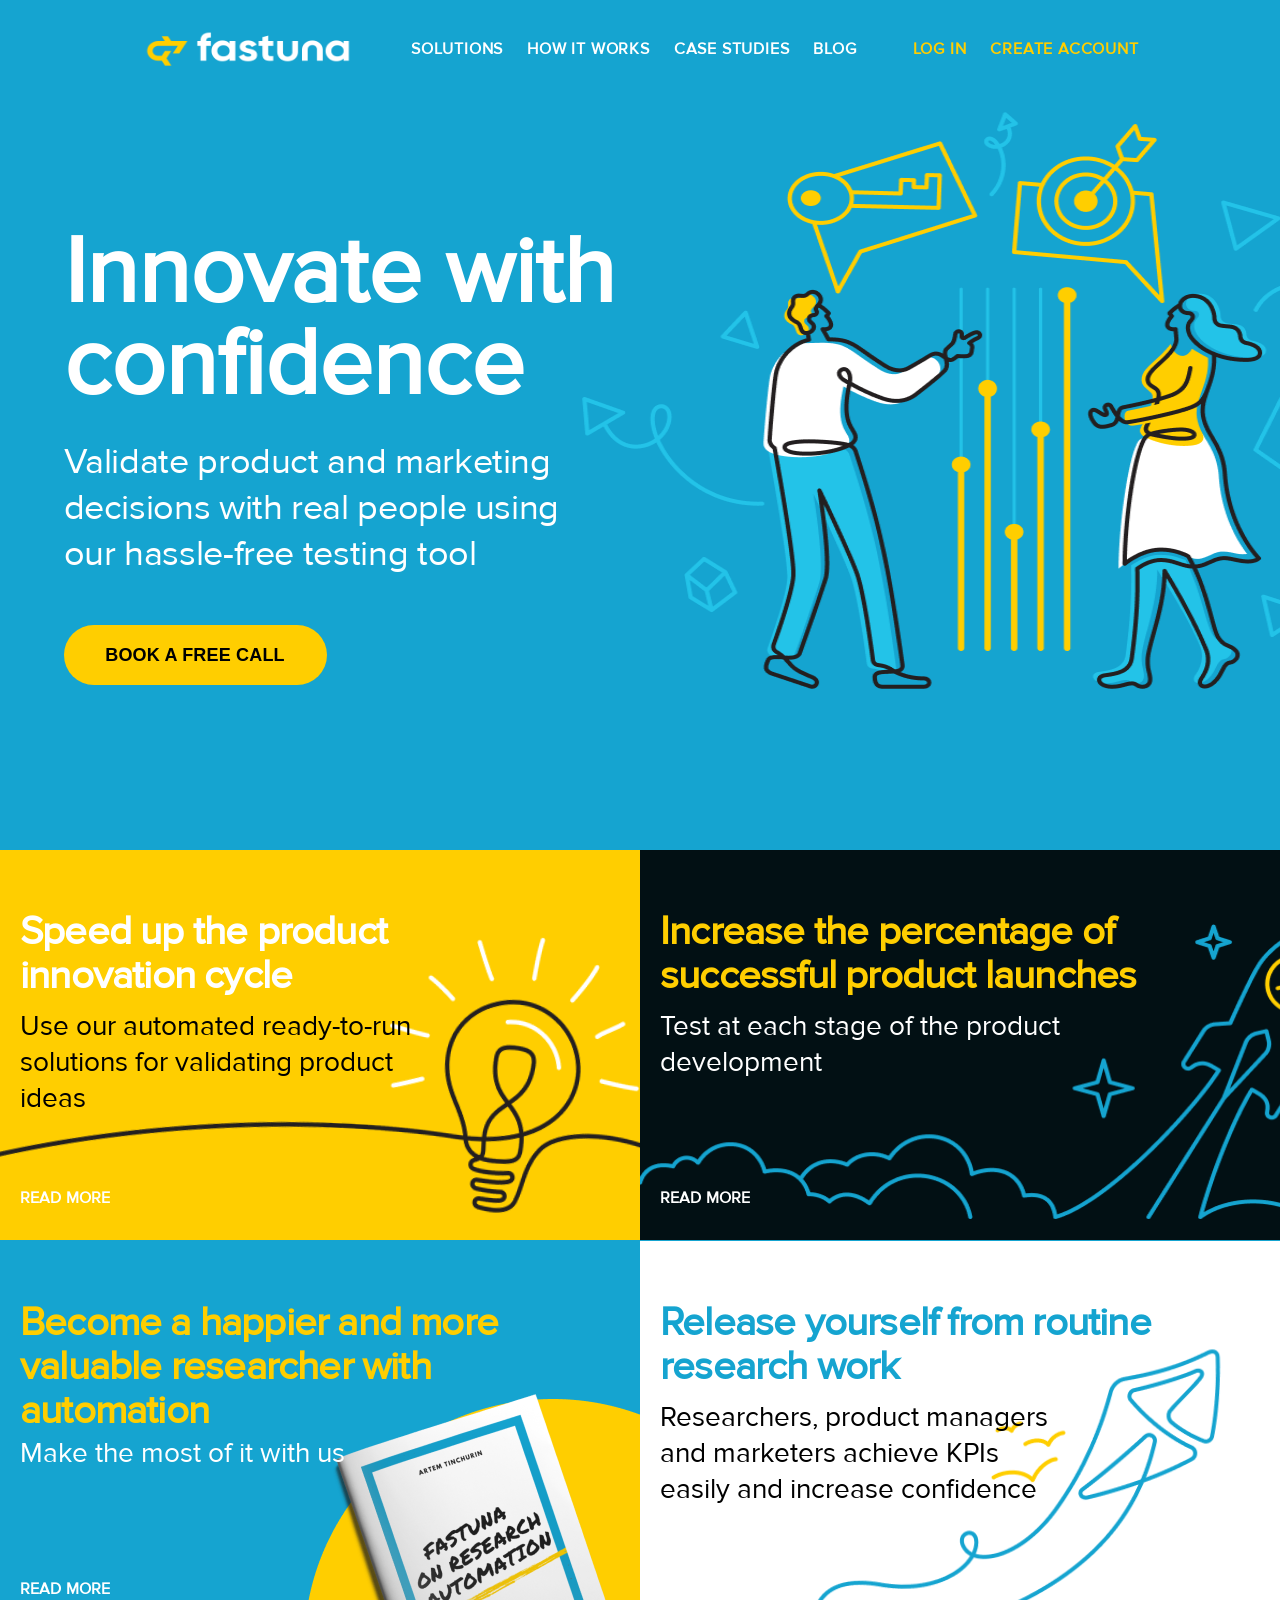
<file: index.html>
<!DOCTYPE html>
<html>
    <head>
        <title>Fastuna</title>
        <meta name="description" content="Description of the page less than 150 characters">
        <meta charset="utf-8">
        <meta name="viewport" content="width=device-width, initial-scale=1">
        <link rel="stylesheet" href="./css/styles.css">
        <link rel="icon" href="source/icon.png">
    </head>

    <body>
        <header class="header">
            <div class="header__container">
                <img src="./source/icon_smaller.png" alt="icon" id="logo">
                <nav class="header__container--navigation">
                    <a href="#">solutions</a>
                    <a href="#">how it works</a>
                    <a href="#">case studies</a>
                    <a href="#">blog</a>
                </nav>
                <nav class="header__container--auth">
                    <a href="#" class="header__container--auth--yellow">log in</a>
                    <a href="#" class="header__container--auth--yellow">create account</a>
                </nav>
            </div>
        </header>

        <div class="claim">
            <img src="./source/main-picture.png" id="main-picture">
            <p id="innovation">Innovate with confidence</p>
            <p id="subinnovation">Validate product and marketing decisions with real people using our hassle-free testing tool</p>
            <button id="single-button">Book a free call</button>
        </div>

        <div class="advantages">
            <div class="advantages__first">
                <img src="./source/bulb.png" id="bulb">
                <p class="advantages__title">Speed up the product innovation cycle</p>
                <p class="advantages__description advantages__description--black">Use our automated ready-to-run solutions for validating product ideas</p>
                <p class="advantages__read-more advantages__read-more--black"><a href="#">Read more</a></p>
            </div>
            <div class="advantages__second">
                <img src="./source/rocket.png" id="rocket">
                <p class="advantages__title advantages__title--yellow">Increase the percentage of successful product launches</p>
                <p class="advantages__description">Test at each stage of the product development</p>
                <p class="advantages__read-more"><a href="#">Read more</a></p>
            </div>
            <div class="advantages__third">
                <img src="./source/ellipse.png" id="ellipse">
                <img src="./source/brochure.png" id="brochure">
                <p class="advantages__title advantages__title--yellow">Become a happier and more valuable researcher with automation</p>
                <p class="advantages__description" id="advantages__third__description">Make the most of it with us</p>
                <p class="advantages__read-more"><a href="#">Read more</a></p>
            </div>
            <div class="advantages__forth">
                <img src="./source/kite.png" id="kite">
                <p class="advantages__title advantages__title--blue">Release yourself from routine research work</p>
                <p class="advantages__description advantages__description--black">Researchers, product managers and marketers achieve KPIs easily and increase confidence </p>
                <p class="advantages__read-more advantages__read-more--black"><a href="#">Read more</a></p>
            </div>
        </div>
    </body>
</html>
</file>
<file: css/styles.css>
@font-face {
    font-family: 'ProximaNova';
    src: url(../Proxima\ Nova/proximanova_regular.ttf);
}

body{
    background-color: #15A4D0;
}

p, a{
    font-family: 'ProximaNova'; 
    color:white; 
    text-decoration: none;
}


.header{
    display: flex;
    flex-direction: column;
    align-items: center;
    padding: 30px 0px;
    gap: 10px;
    /*это влияет на расположение только изображения
    absolute обозначает смещение относительно расположения контейнера
    по умолчанию static, то есть все контейнеры находятся друг за другом без изменения расположения
    почему тогда absolute делает всё красивее, а положение изображения мы не прописывали*/
    position: absolute;
    height: 100px;
    /*почему это влияет на выравнивание по центру по горизонтали???
      если не написать, то блок растягивается на всю ширину*/
    left: 0px;
    right: 0px;
    top: 0px;
}

.header__container{
    font-weight: 700;
    font-size: 16px;
    line-height: 20px;
    letter-spacing: 0.05em;
    text-transform: uppercase;

    display: flex;
    flex-direction: row;
    justify-content: space-between;
    align-items: center;
    gap: 56px;
}

.header__container--navigation{
    display: flex;
    flex-direction: row;
    align-items: flex-start;
    gap: 24px;
    order: 1;
}

/*не понимаю, почему цвет не жёлтый у элементов, раньше работало
*/
.header__container--auth{
    display: flex;
    flex-direction: row;
    align-items: center;
    gap: 24px;
    order: 2;
}

.header__container--auth--yellow{
    color:#FFCE00;
}

#logo{
    width: 213.5px;
    height: 38.82px;
    order: 0;
}

.claim{
    position: absolute;
    height: 750px;
    left: 0px;
    right: 0px;
    top: 100px;
}

#main-picture{
    position: absolute;
    width: 797px;
    height: 577px;
    left: calc(50% - 797px/2 + 340px);
    top: calc(50% - 577px/2 - 75px);
}

#innovation{
    position: absolute;
    width: 665px;
    height: 184px;
    left: calc(50% - 665px/2 - 244px);
    top: calc(50% - 184px/2 - 250px);
    font-weight: 800;
    font-size: 94px;
    line-height: 92px;
    /* or 98% */
    
    letter-spacing: 0em;
    font-weight: 1000;
}

#subinnovation{
    position: absolute;
    width: 533px;
    height: 145px;
    left: calc(50% - 533px/2 - 310px);
    top: calc(50% - 145px/2);
    font-weight: 400;
    font-size: 36px;
    line-height: 46px;
    letter-spacing: -0.01em;
}

#single-button{
    box-sizing: border-box;
    display: flex;
    flex-direction: row;
    justify-content: center;
    align-items: center;
    padding: 20px 40px;
    gap: 20px;

    position: absolute;
    width: 263px;
    height: 60px;
    left: calc(50% - 263px/2 - 445px);
    top: calc(50% - 60px/2 + 180px);

    background: #FFCE00;
    border: #FFCE00;
    border-radius: 56px;
    font-weight: 700;
    font-size: 18px;
    line-height: 20px;

    text-align: center;
    letter-spacing: 0.01em;
    text-transform: uppercase;

    color: #000000;
}

.advantages{
    position: absolute;
    height: 781px;
    left: 0px;
    right: 0px;
    top: 850px;
}

.advantages__first{
    position: absolute;
    height: 390px;
    width: 50%;
    left: 0%;
    right: 50%;
    top: 0px;

    background: #FFCE00;
}

.advantages__second{
    position: absolute;
    height: 390px;
    width: 50%;
    left: 50%;
    right: 0%;
    top: 0px;

    background: #021014;
}

.advantages__third{
    box-sizing: border-box;

    position: absolute;
    height: 390px;
    width: 50%;
    left: 0%;
    right: 50%;
    top: 391px;
}

.advantages__forth{
    position: absolute;
    height: 390px;
    width: 50%;
    left: 50%;
    right: 0%;
    top: 391px;

    background: #FFFFFF;
}


.advantages__title{
    position: absolute;
    width: 500px;
    left: 20px;
    top: 20px;
    font-weight: 800;
    font-size: 40px;
    line-height: 44px;
    letter-spacing: -0.02em;
}

.advantages__title--blue{
    color: #15A4D0;
}

.advantages__title--yellow
{
    color: #FFCE00;
}

.advantages__description{
    position: absolute;
    width: 415px;
    height: 108px;
    left: 20px;
    top: 130px;

    font-weight: 400;
    font-size: 28px;
    line-height: 36px;
}

.advantages__description--black{
    color: #000000;
}

#advantages__third__description{
    top:166px;
}

.advantages__read-more{
    display: flex;
    flex-direction: row;
    align-items: center;
    padding: 0px;
    gap: 8px;

    position: absolute;
    width: 107px;
    height: 20px;
    left: 20px;
    bottom: 16px;

    font-style: normal;
    font-weight: 600;
    font-size: 16px;
    line-height: 16px;

    letter-spacing: 0.01em;
    text-transform: uppercase;
}

.advantages__read-more--black{
    color: #000000;
}

#bulb{
    position: absolute;
    width: 761px;
    height: 345.92px;
    right: -27.43px;
    top: calc(45% - 245.92px/2);

    transform: rotate(2.86deg);
}

#rocket{
    position: absolute;
    width: 740px;
    height: 300px;
    top: calc(50% - 296px/2 + 22px);
}

#brochure{
    position: absolute;
    right: 0px;
    bottom: 0px;
}

#ellipse{
    position: absolute;
    right: 0px;
    bottom: 0px;
}

#kite{
    position: absolute;
    right: 50px;
    bottom: 6px;
    transform: rotate(-1.18deg);
}

/* Вопросы
1. Почему position чаще всего используется именно absolute? Это для флексбоксов актуально?
2. Можно ли использовать !important в коде?
3. Если мы обращаемся к классу только один раз, то лучше использовать именно класс, потому что наследование, или id потому что единственное использование?
4. Почему свойство color к тексту в nav не применяется?
5. Как в css записывать классы и id? По порядку html или сначала классы, а потом id?
6. Как можно обрезать картинку через css вместо
7. Куда писать @media? После класса, который нужно изменить?
*/
</file>
